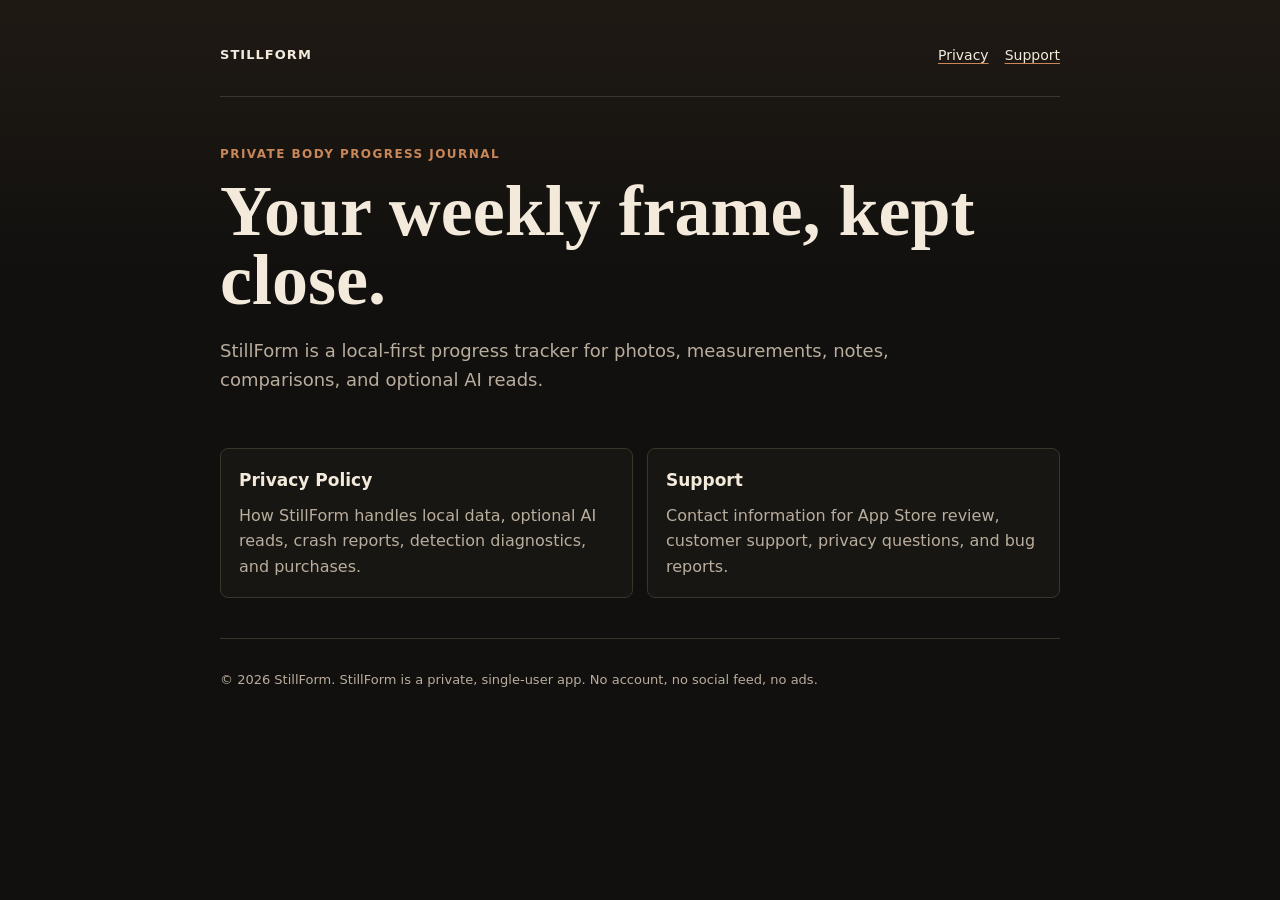
<file: index.html>
<!doctype html>
<html lang="en">
<head>
  <meta charset="utf-8">
  <meta name="viewport" content="width=device-width, initial-scale=1">
  <title>StillForm</title>
  <meta name="description" content="Privacy and support information for StillForm.">
  <link rel="stylesheet" href="site.css">
</head>
<body>
  <main class="page">
    <nav class="nav" aria-label="StillForm">
      <a class="brand" href="./">StillForm</a>
      <div class="nav-links">
        <a href="privacy-policy.html">Privacy</a>
        <a href="support.html">Support</a>
      </div>
    </nav>

    <header class="hero">
      <p class="eyebrow">Private body progress journal</p>
      <h1>Your weekly frame, kept close.</h1>
      <p class="lede">
        StillForm is a local-first progress tracker for photos, measurements, notes, comparisons,
        and optional AI reads.
      </p>
    </header>

    <section class="cards" aria-label="Site links">
      <a class="card" href="privacy-policy.html">
        <strong>Privacy Policy</strong>
        <span>How StillForm handles local data, optional AI reads, crash reports, detection diagnostics, and purchases.</span>
      </a>
      <a class="card" href="support.html">
        <strong>Support</strong>
        <span>Contact information for App Store review, customer support, privacy questions, and bug reports.</span>
      </a>
    </section>

    <footer class="footer">
      <p>© 2026 StillForm. StillForm is a private, single-user app. No account, no social feed, no ads.</p>
    </footer>
  </main>
</body>
</html>
</file>
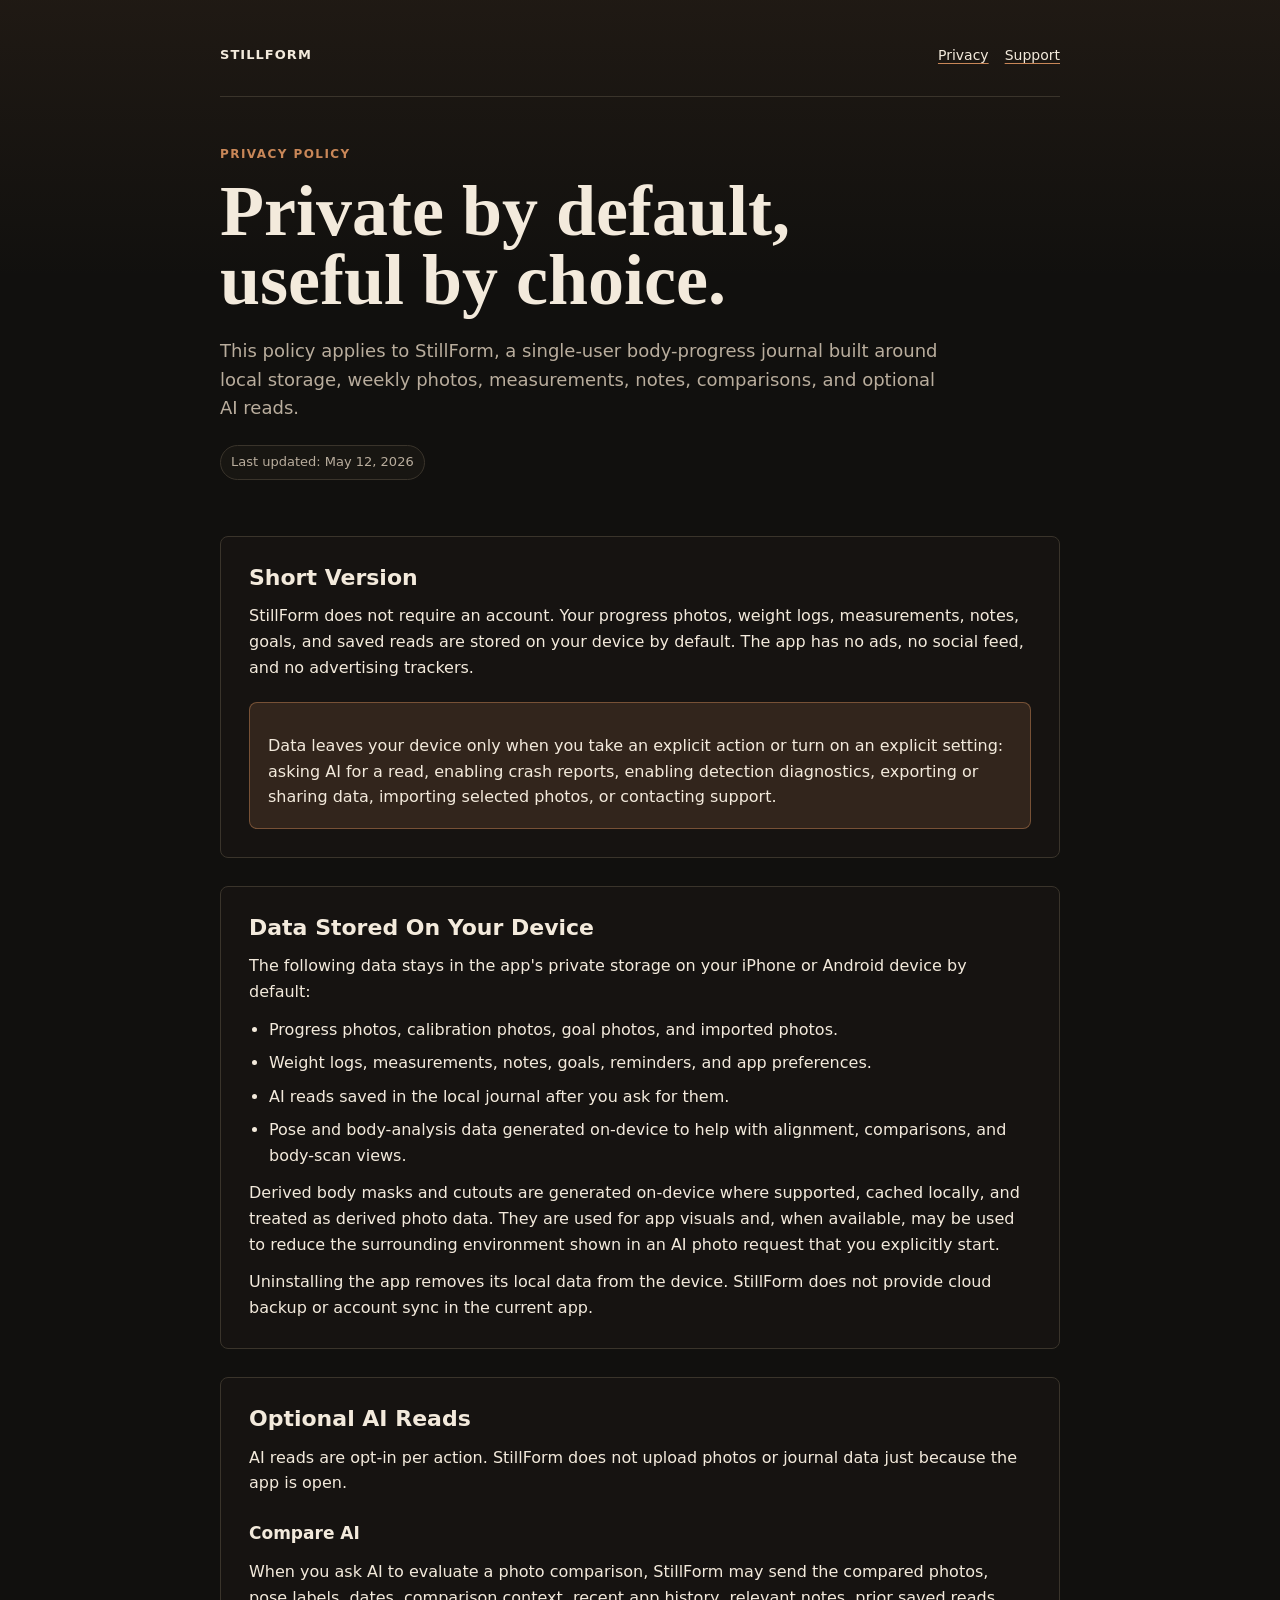
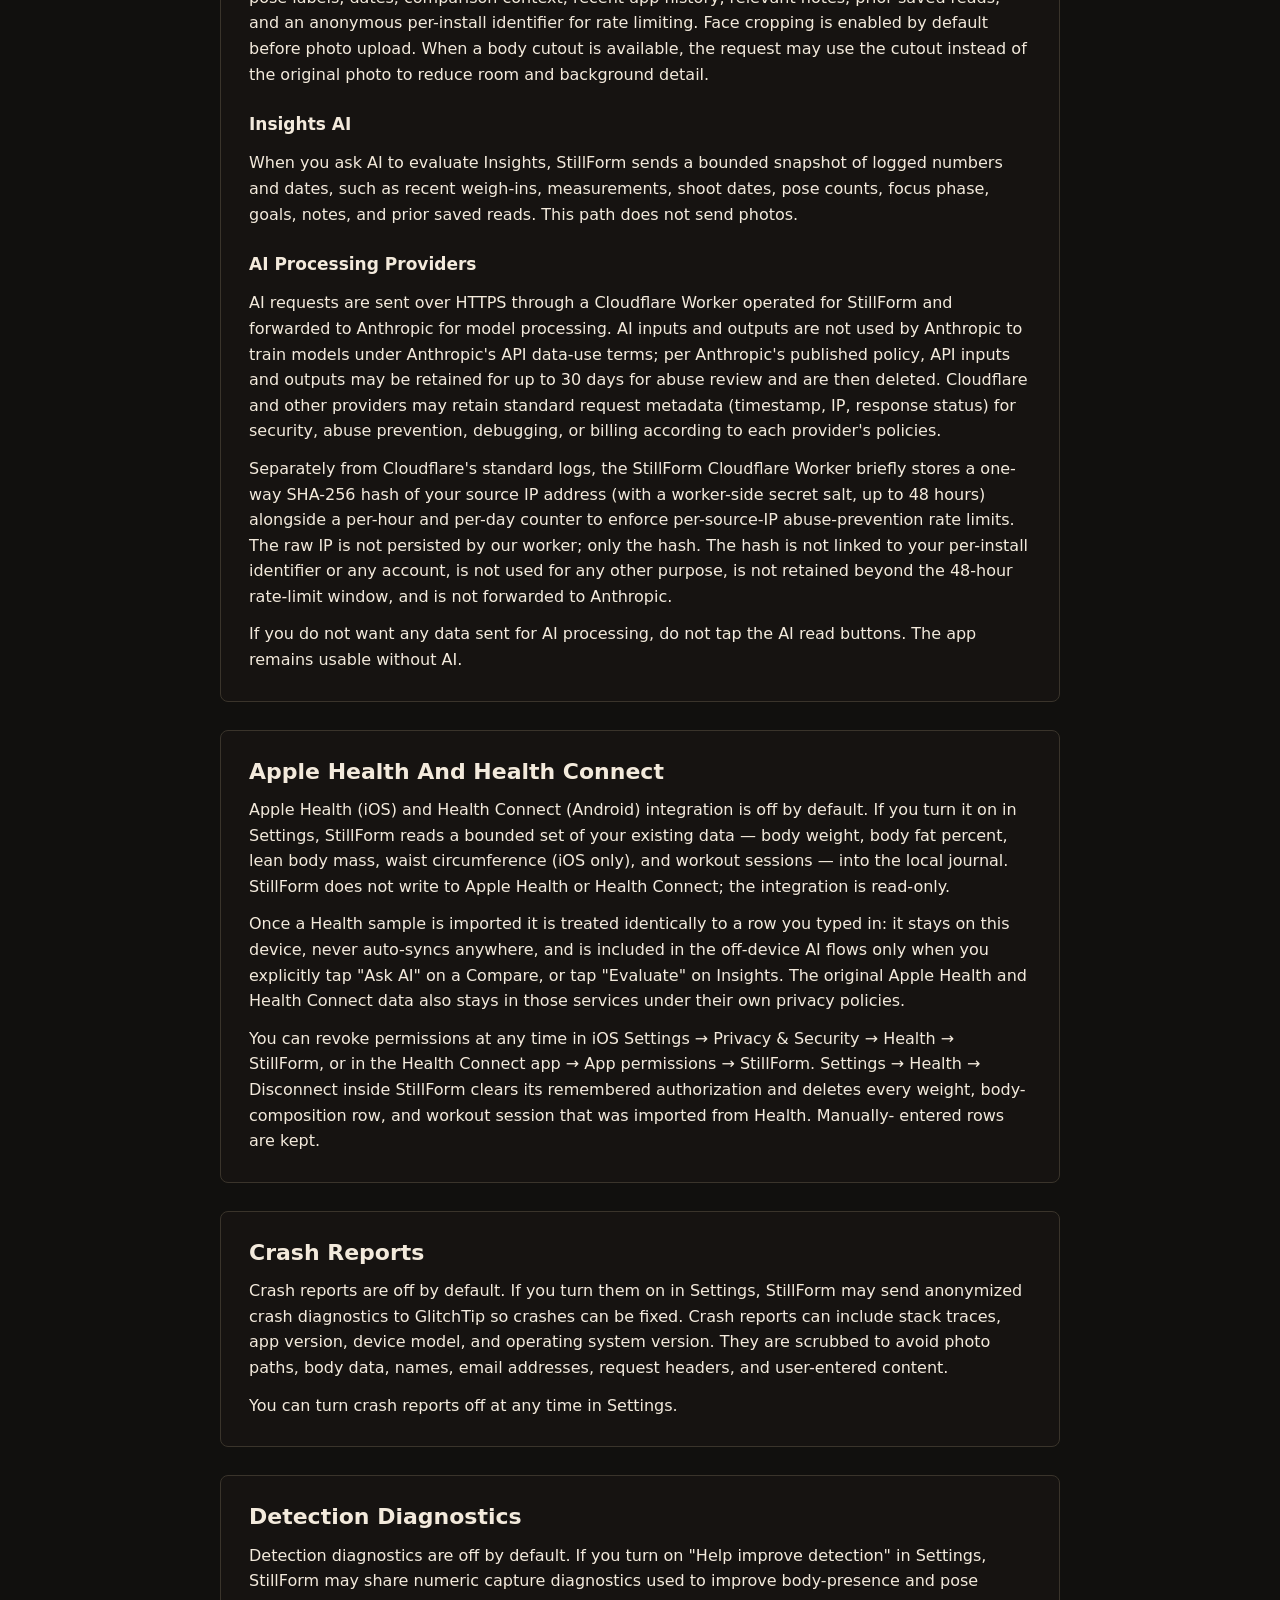
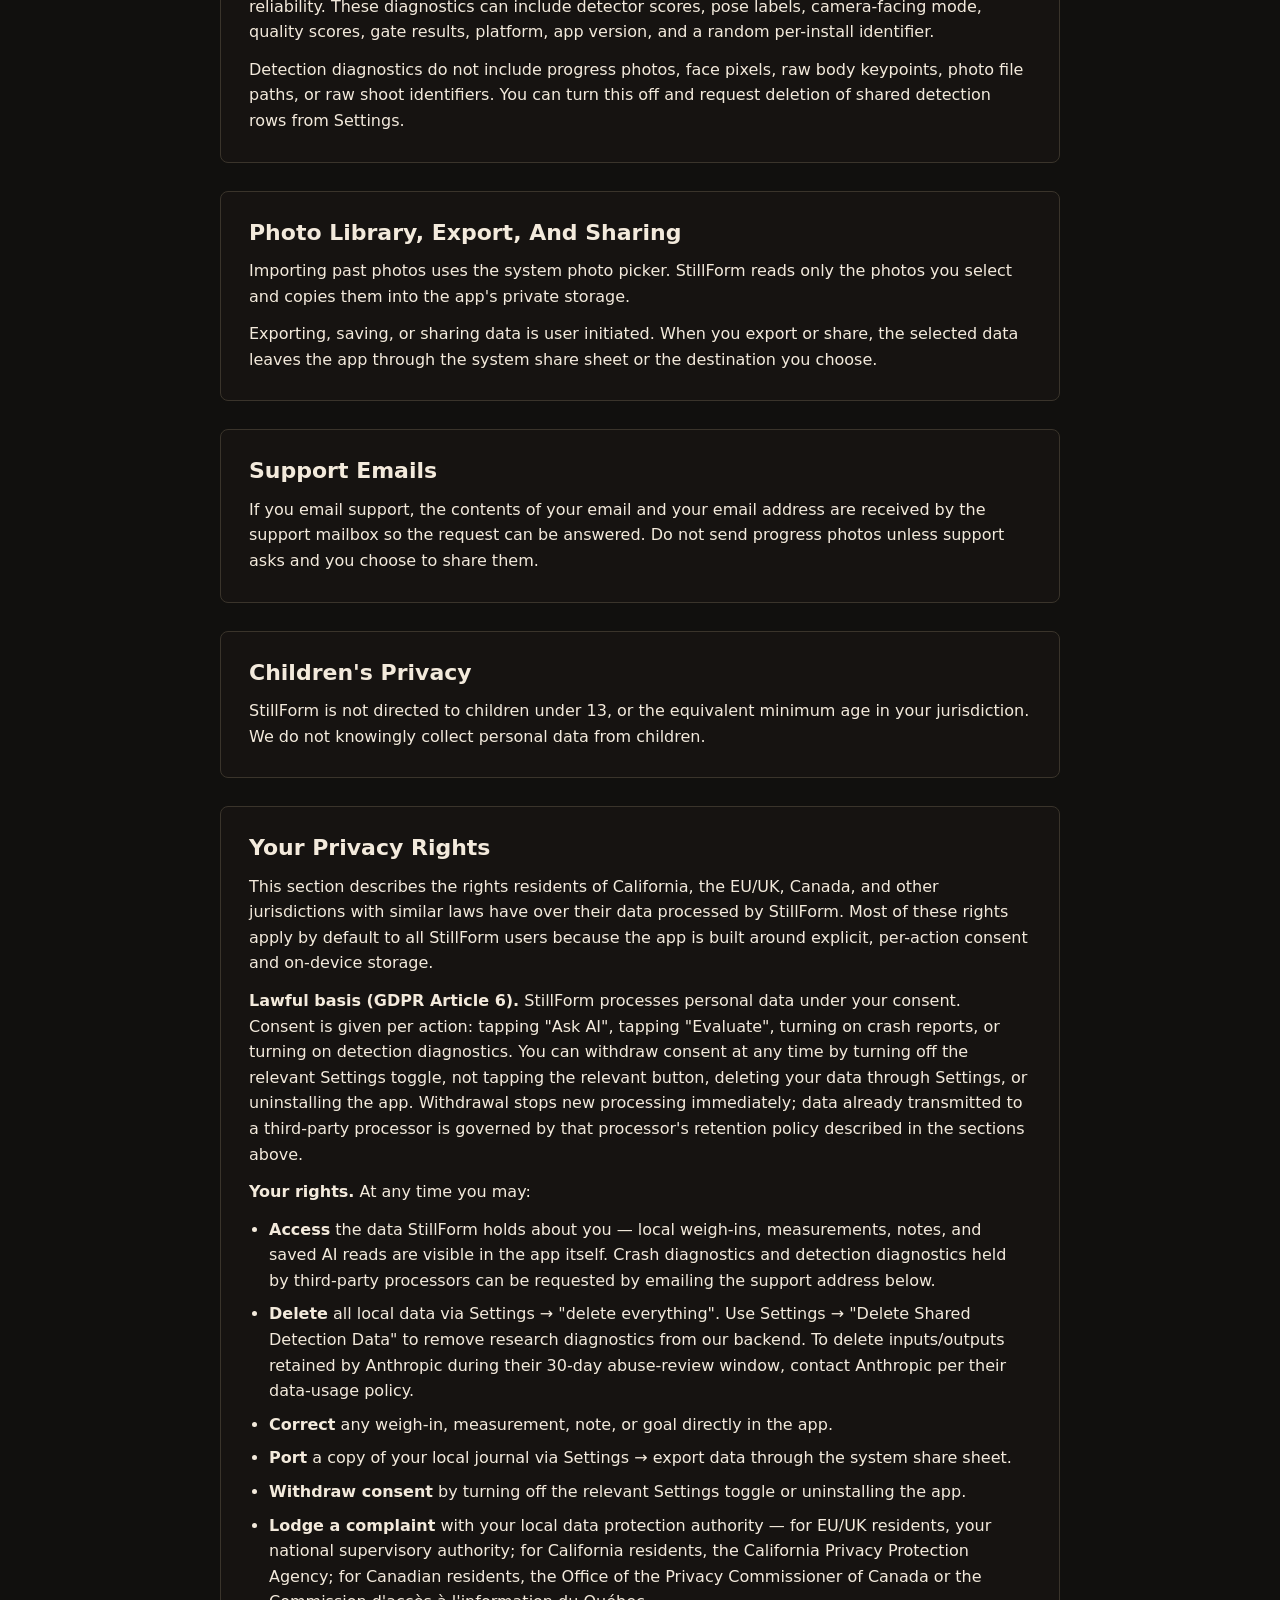
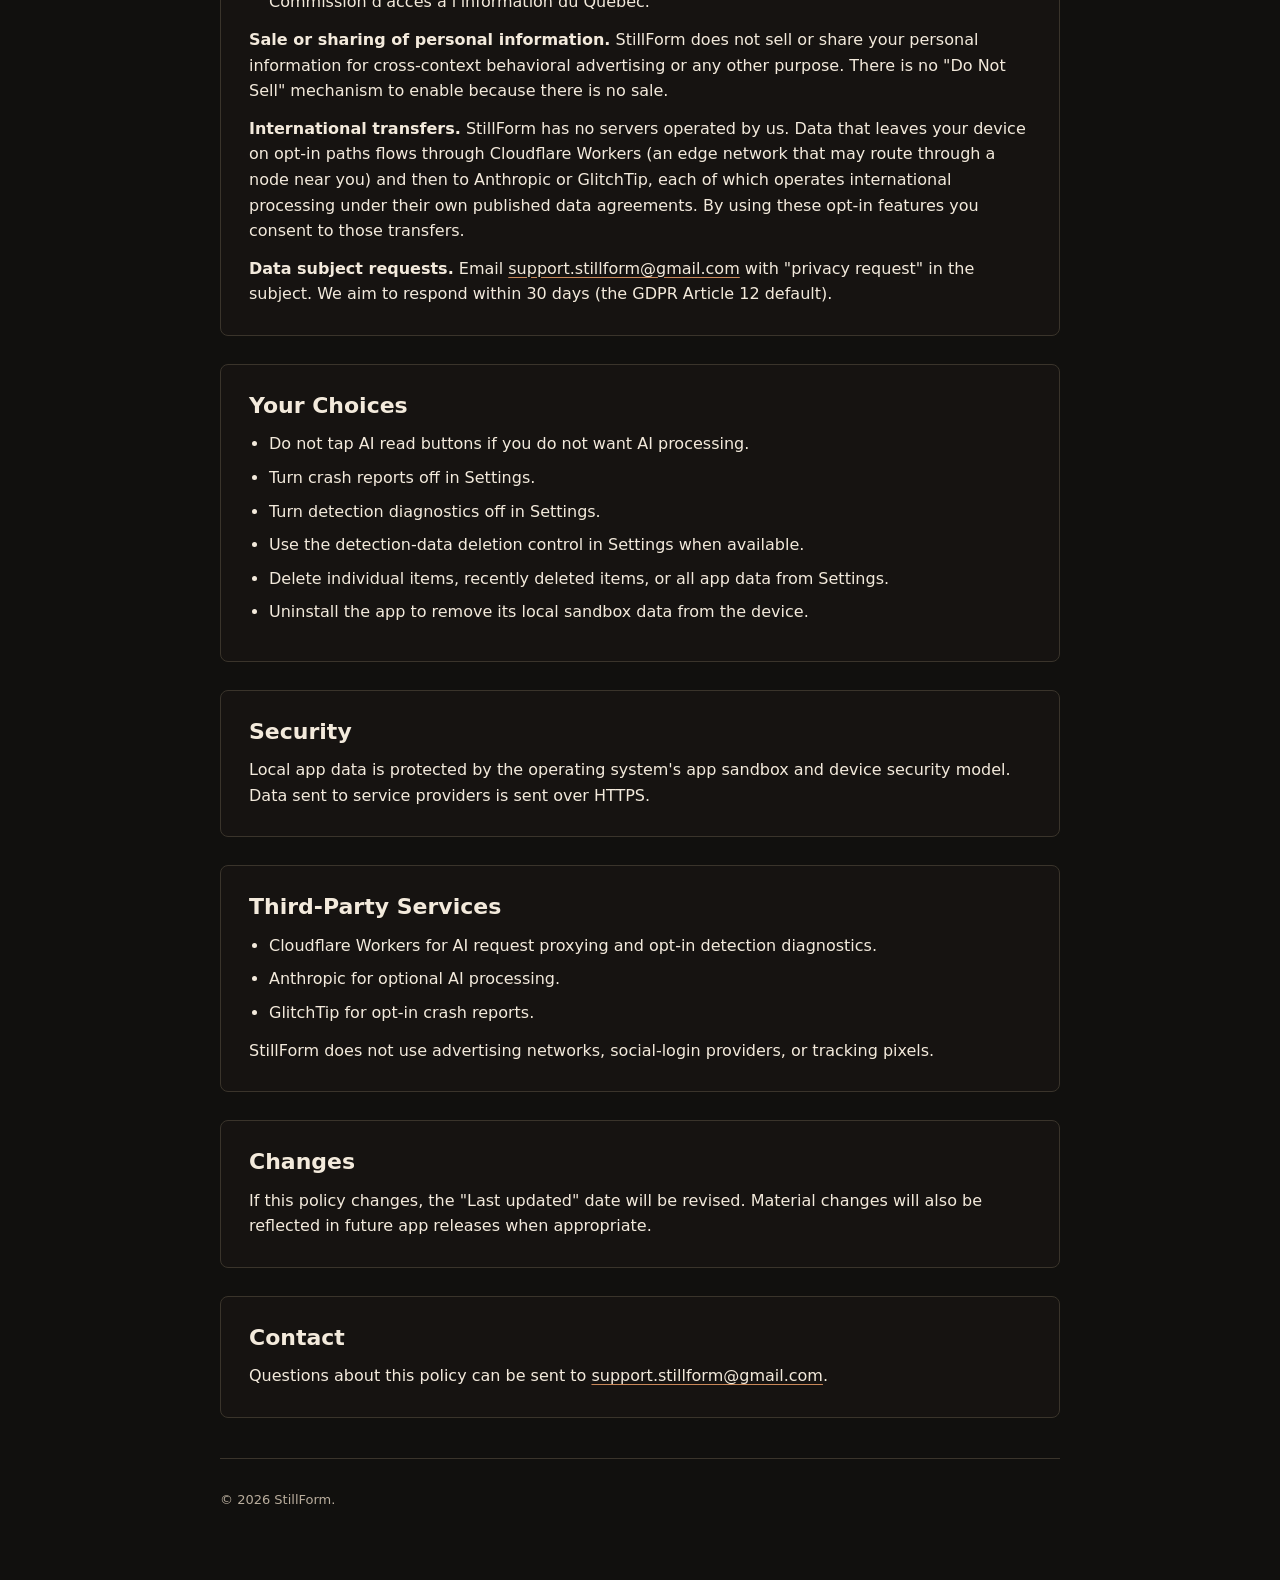
<file: privacy-policy.html>
<!doctype html>
<html lang="en">
<head>
  <meta charset="utf-8">
  <meta name="viewport" content="width=device-width, initial-scale=1">
  <title>StillForm Privacy Policy</title>
  <meta name="description" content="Privacy policy for StillForm, a local-first body-progress journal.">
  <link rel="stylesheet" href="site.css">
</head>
<body>
  <main class="page">
    <nav class="nav" aria-label="StillForm">
      <a class="brand" href="./">StillForm</a>
      <div class="nav-links">
        <a href="privacy-policy.html">Privacy</a>
        <a href="support.html">Support</a>
      </div>
    </nav>

    <header class="hero">
      <p class="eyebrow">Privacy Policy</p>
      <h1>Private by default, useful by choice.</h1>
      <p class="lede">
        This policy applies to StillForm, a single-user body-progress journal built around local storage,
        weekly photos, measurements, notes, comparisons, and optional AI reads.
      </p>
      <span class="updated">Last updated: May 12, 2026</span>
    </header>

    <section class="section">
      <h2>Short Version</h2>
      <p>
        StillForm does not require an account. Your progress photos, weight logs, measurements, notes,
        goals, and saved reads are stored on your device by default. The app has no ads, no social feed,
        and no advertising trackers.
      </p>
      <div class="callout">
        <p>
          Data leaves your device only when you take an explicit action or turn on an explicit setting:
          asking AI for a read, enabling crash reports, enabling detection
          diagnostics, exporting or sharing data, importing selected photos, or contacting support.
        </p>
      </div>
    </section>

    <section class="section">
      <h2>Data Stored On Your Device</h2>
      <p>The following data stays in the app's private storage on your iPhone or Android device by default:</p>
      <ul>
        <li>Progress photos, calibration photos, goal photos, and imported photos.</li>
        <li>Weight logs, measurements, notes, goals, reminders, and app preferences.</li>
        <li>AI reads saved in the local journal after you ask for them.</li>
        <li>Pose and body-analysis data generated on-device to help with alignment, comparisons, and body-scan views.</li>
      </ul>
      <p>
        Derived body masks and cutouts are generated on-device where supported, cached locally, and treated
        as derived photo data. They are used for app visuals and, when available, may be used to reduce the
        surrounding environment shown in an AI photo request that you explicitly start.
      </p>
      <p>
        Uninstalling the app removes its local data from the device. StillForm does not provide cloud backup
        or account sync in the current app.
      </p>
    </section>

    <section class="section">
      <h2>Optional AI Reads</h2>
      <p>
        AI reads are opt-in per action. StillForm does not upload photos or journal data just because the app
        is open.
      </p>
      <h3>Compare AI</h3>
      <p>
        When you ask AI to evaluate a photo comparison, StillForm may send the compared photos, pose labels,
        dates, comparison context, recent app history, relevant notes, prior saved reads, and an anonymous
        per-install identifier for rate limiting. Face cropping is enabled by default before photo upload.
        When a body cutout is available, the request may use the cutout instead of the original photo to
        reduce room and background detail.
      </p>
      <h3>Insights AI</h3>
      <p>
        When you ask AI to evaluate Insights, StillForm sends a bounded snapshot of logged numbers and dates,
        such as recent weigh-ins, measurements, shoot dates, pose counts, focus phase, goals, notes, and prior
        saved reads. This path does not send photos.
      </p>
      <h3>AI Processing Providers</h3>
      <p>
        AI requests are sent over HTTPS through a Cloudflare Worker operated for StillForm and forwarded to
        Anthropic for model processing. AI inputs and outputs are not used by Anthropic to train models under
        Anthropic's API data-use terms; per Anthropic's published policy, API inputs and outputs may be
        retained for up to 30 days for abuse review and are then deleted. Cloudflare and other providers may
        retain standard request metadata (timestamp, IP, response status) for security, abuse prevention,
        debugging, or billing according to each provider's policies.
      </p>
      <p>
        Separately from Cloudflare's standard logs, the StillForm Cloudflare Worker briefly stores a one-way
        SHA-256 hash of your source IP address (with a worker-side secret salt, up to 48 hours) alongside a
        per-hour and per-day counter to enforce per-source-IP abuse-prevention rate limits. The raw IP is not
        persisted by our worker; only the hash. The hash is not linked to your per-install identifier or any
        account, is not used for any other purpose, is not retained beyond the 48-hour rate-limit window, and is
        not forwarded to Anthropic.
      </p>
      <p>
        If you do not want any data sent for AI processing, do not tap the AI
        read buttons. The app remains usable without AI.
      </p>
    </section>

    <section class="section">
      <h2>Apple Health And Health Connect</h2>
      <p>
        Apple Health (iOS) and Health Connect (Android) integration is off by default. If you turn it on in
        Settings, StillForm reads a bounded set of your existing data &mdash; body weight, body fat percent,
        lean body mass, waist circumference (iOS only), and workout sessions &mdash; into the local journal.
        StillForm does not write to Apple Health or Health Connect; the integration is read-only.
      </p>
      <p>
        Once a Health sample is imported it is treated identically to a row you typed in: it stays on this
        device, never auto-syncs anywhere, and is included in the off-device AI flows only when you explicitly
        tap "Ask AI" on a Compare, or tap "Evaluate" on Insights. The original
        Apple Health and Health Connect data also stays in those services under their own privacy policies.
      </p>
      <p>
        You can revoke permissions at any time in iOS Settings &rarr; Privacy &amp; Security &rarr; Health
        &rarr; StillForm, or in the Health Connect app &rarr; App permissions &rarr; StillForm. Settings
        &rarr; Health &rarr; Disconnect inside StillForm clears its remembered authorization and deletes
        every weight, body-composition row, and workout session that was imported from Health. Manually-
        entered rows are kept.
      </p>
    </section>

    <section class="section">
      <h2>Crash Reports</h2>
      <p>
        Crash reports are off by default. If you turn them on in Settings, StillForm may send anonymized crash
        diagnostics to GlitchTip so crashes can be fixed. Crash reports can include stack traces, app version,
        device model, and operating system version. They are scrubbed to avoid photo paths, body data, names,
        email addresses, request headers, and user-entered content.
      </p>
      <p>You can turn crash reports off at any time in Settings.</p>
    </section>

    <section class="section">
      <h2>Detection Diagnostics</h2>
      <p>
        Detection diagnostics are off by default. If you turn on "Help improve detection" in Settings,
        StillForm may share numeric capture diagnostics used to improve body-presence and pose reliability.
        These diagnostics can include detector scores, pose labels, camera-facing mode, quality scores,
        gate results, platform, app version, and a random per-install identifier.
      </p>
      <p>
        Detection diagnostics do not include progress photos, face pixels, raw body keypoints, photo file
        paths, or raw shoot identifiers. You can turn this off and request deletion of shared detection rows
        from Settings.
      </p>
    </section>

    <section class="section">
      <h2>Photo Library, Export, And Sharing</h2>
      <p>
        Importing past photos uses the system photo picker. StillForm reads only the photos you select and
        copies them into the app's private storage.
      </p>
      <p>
        Exporting, saving, or sharing data is user initiated. When you export or share, the selected data
        leaves the app through the system share sheet or the destination you choose.
      </p>
    </section>

    <section class="section">
      <h2>Support Emails</h2>
      <p>
        If you email support, the contents of your email and your email address are received by the support
        mailbox so the request can be answered. Do not send progress photos unless support asks and you choose
        to share them.
      </p>
    </section>

    <section class="section">
      <h2>Children's Privacy</h2>
      <p>
        StillForm is not directed to children under 13, or the equivalent minimum age in your jurisdiction.
        We do not knowingly collect personal data from children.
      </p>
    </section>

    <section class="section">
      <h2>Your Privacy Rights</h2>
      <p>
        This section describes the rights residents of California, the EU/UK, Canada, and other
        jurisdictions with similar laws have over their data processed by StillForm. Most of these
        rights apply by default to all StillForm users because the app is built around explicit,
        per-action consent and on-device storage.
      </p>
      <p>
        <strong>Lawful basis (GDPR Article 6).</strong> StillForm processes personal data under your
        consent. Consent is given per action: tapping "Ask AI",
        tapping "Evaluate", turning on crash reports, or turning on detection diagnostics.
        You can withdraw consent at any time by turning off the relevant Settings toggle, not
        tapping the relevant button, deleting your data through Settings, or uninstalling the app.
        Withdrawal stops new processing immediately; data already transmitted to a third-party
        processor is governed by that processor's retention policy described in the sections above.
      </p>
      <p><strong>Your rights.</strong> At any time you may:</p>
      <ul>
        <li><strong>Access</strong> the data StillForm holds about you — local weigh-ins,
        measurements, notes, and saved AI reads are visible in the app itself. Crash diagnostics
        and detection diagnostics held by third-party processors can be
        requested by emailing the support address below.</li>
        <li><strong>Delete</strong> all local data via Settings → "delete everything". Use Settings
        → "Delete Shared Detection Data" to remove research diagnostics from our backend. To
        delete inputs/outputs retained by Anthropic during their 30-day abuse-review window,
        contact Anthropic per their data-usage policy.</li>
        <li><strong>Correct</strong> any weigh-in, measurement, note, or goal directly in the app.</li>
        <li><strong>Port</strong> a copy of your local journal via Settings → export data through
        the system share sheet.</li>
        <li><strong>Withdraw consent</strong> by turning off the relevant Settings toggle or
        uninstalling the app.</li>
        <li><strong>Lodge a complaint</strong> with your local data protection authority — for
        EU/UK residents, your national supervisory authority; for California residents, the
        California Privacy Protection Agency; for Canadian residents, the Office of the Privacy
        Commissioner of Canada or the Commission d'accès à l'information du Québec.</li>
      </ul>
      <p>
        <strong>Sale or sharing of personal information.</strong> StillForm does not sell or share
        your personal information for cross-context behavioral advertising or any other purpose.
        There is no "Do Not Sell" mechanism to enable because there is no sale.
      </p>
      <p>
        <strong>International transfers.</strong> StillForm has no servers operated by us. Data
        that leaves your device on opt-in paths flows through Cloudflare Workers (an edge network
        that may route through a node near you) and then to Anthropic or GlitchTip,
        each of which operates international processing under their own published data agreements.
        By using these opt-in features you consent to those transfers.
      </p>
      <p>
        <strong>Data subject requests.</strong> Email
        <a href="mailto:support.stillform@gmail.com">support.stillform@gmail.com</a> with "privacy
        request" in the subject. We aim to respond within 30 days (the GDPR Article 12 default).
      </p>
    </section>

    <section class="section">
      <h2>Your Choices</h2>
      <ul>
        <li>Do not tap AI read buttons if you do not want AI processing.</li>
        <li>Turn crash reports off in Settings.</li>
        <li>Turn detection diagnostics off in Settings.</li>
        <li>Use the detection-data deletion control in Settings when available.</li>
        <li>Delete individual items, recently deleted items, or all app data from Settings.</li>
        <li>Uninstall the app to remove its local sandbox data from the device.</li>
      </ul>
    </section>

    <section class="section">
      <h2>Security</h2>
      <p>
        Local app data is protected by the operating system's app sandbox and device security model. Data
        sent to service providers is sent over HTTPS.
      </p>
    </section>

    <section class="section">
      <h2>Third-Party Services</h2>
      <ul>
        <li>Cloudflare Workers for AI request proxying and opt-in detection diagnostics.</li>
        <li>Anthropic for optional AI processing.</li>
        <li>GlitchTip for opt-in crash reports.</li>
      </ul>
      <p>
        StillForm does not use advertising networks, social-login providers, or tracking pixels.
      </p>
    </section>

    <section class="section">
      <h2>Changes</h2>
      <p>
        If this policy changes, the "Last updated" date will be revised. Material changes will also be
        reflected in future app releases when appropriate.
      </p>
    </section>

    <section class="section">
      <h2>Contact</h2>
      <p>
        Questions about this policy can be sent to <a href="mailto:support.stillform@gmail.com">support.stillform@gmail.com</a>.
      </p>
    </section>

    <footer class="footer">
      <p>© 2026 StillForm.</p>
    </footer>
  </main>
</body>
</html>
</file>
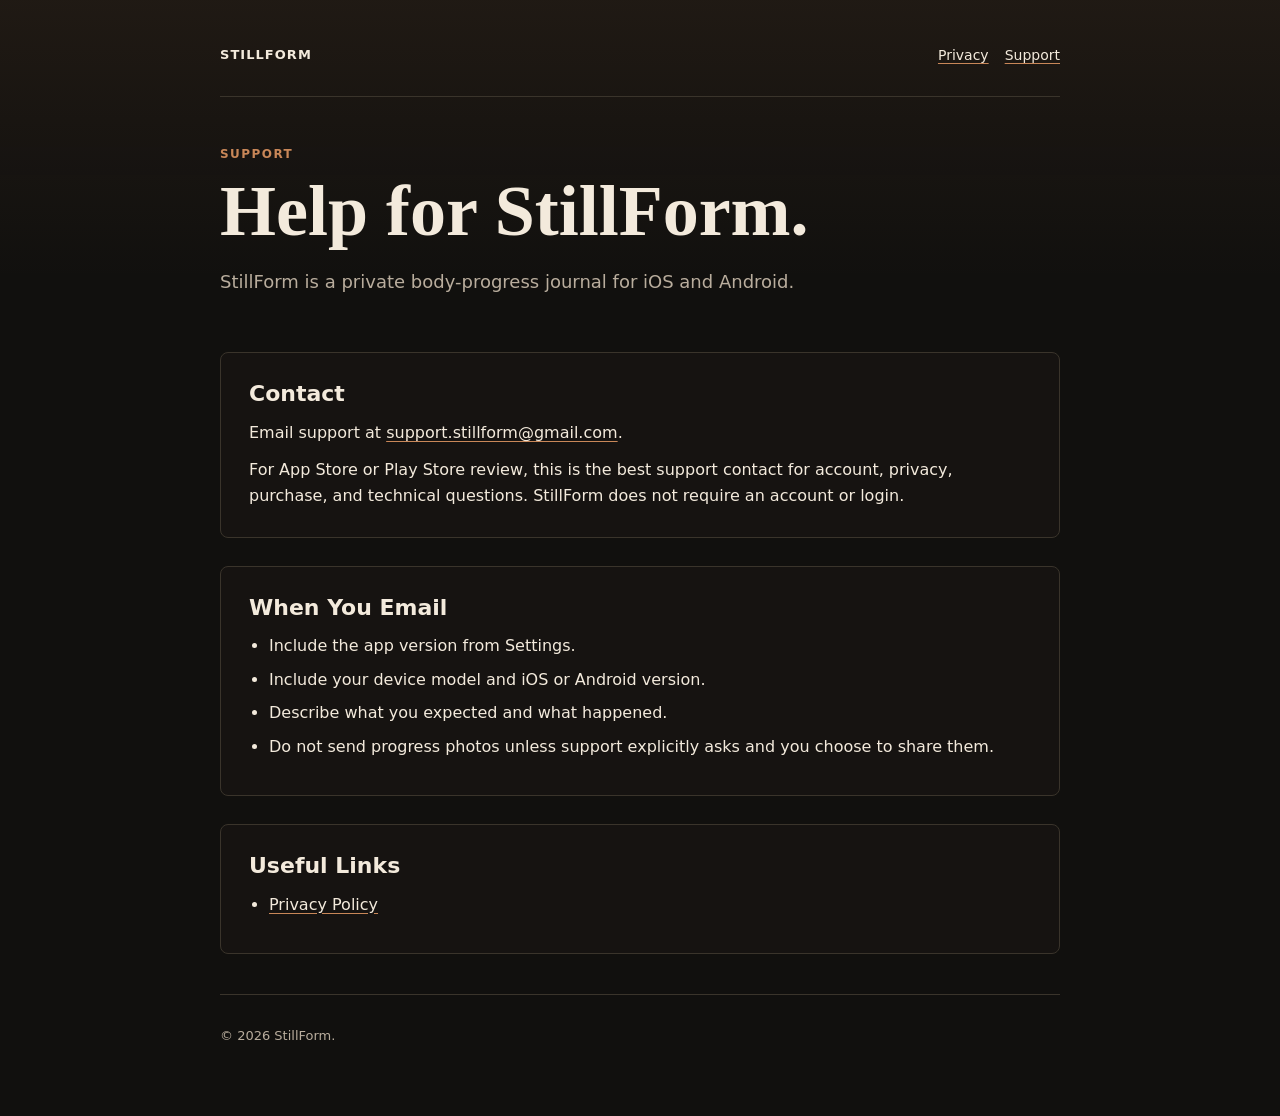
<file: support.html>
<!doctype html>
<html lang="en">
<head>
  <meta charset="utf-8">
  <meta name="viewport" content="width=device-width, initial-scale=1">
  <title>StillForm Support</title>
  <meta name="description" content="Support information for StillForm.">
  <link rel="stylesheet" href="site.css">
</head>
<body>
  <main class="page">
    <nav class="nav" aria-label="StillForm">
      <a class="brand" href="./">StillForm</a>
      <div class="nav-links">
        <a href="privacy-policy.html">Privacy</a>
        <a href="support.html">Support</a>
      </div>
    </nav>

    <header class="hero">
      <p class="eyebrow">Support</p>
      <h1>Help for StillForm.</h1>
      <p class="lede">
        StillForm is a private body-progress journal for iOS and Android.
      </p>
    </header>

    <section class="section">
      <h2>Contact</h2>
      <p>
        Email support at <a href="mailto:support.stillform@gmail.com">support.stillform@gmail.com</a>.
      </p>
      <p>
        For App Store or Play Store review, this is the best support contact for account, privacy, purchase,
        and technical questions. StillForm does not require an account or login.
      </p>
    </section>

    <section class="section">
      <h2>When You Email</h2>
      <ul>
        <li>Include the app version from Settings.</li>
        <li>Include your device model and iOS or Android version.</li>
        <li>Describe what you expected and what happened.</li>
        <li>Do not send progress photos unless support explicitly asks and you choose to share them.</li>
      </ul>
    </section>

    <section class="section">
      <h2>Useful Links</h2>
      <ul>
        <li><a href="privacy-policy.html">Privacy Policy</a></li>
      </ul>
    </section>

    <footer class="footer">
      <p>© 2026 StillForm.</p>
    </footer>
  </main>
</body>
</html>
</file>
<file: site.css>
:root {
  color-scheme: dark;
  --bg: #11100e;
  --surface: #181612;
  --surface-2: #201d18;
  --ink: #f3eadc;
  --muted: #b9ad9d;
  --line: #3a342b;
  --copper: #c98758;
  --copper-soft: rgba(201, 135, 88, 0.16);
  --max: 840px;
}

* {
  box-sizing: border-box;
}

html {
  background: var(--bg);
}

body {
  margin: 0;
  min-height: 100vh;
  background:
    linear-gradient(180deg, rgba(201, 135, 88, 0.08), transparent 280px),
    var(--bg);
  color: var(--ink);
  font-family: Inter, ui-sans-serif, system-ui, -apple-system, BlinkMacSystemFont, "Segoe UI", sans-serif;
  line-height: 1.6;
}

a {
  color: var(--ink);
  text-decoration-color: var(--copper);
  text-underline-offset: 3px;
}

a:hover {
  color: var(--copper);
}

.page {
  width: min(var(--max), calc(100% - 32px));
  margin: 0 auto;
  padding: 28px 0 56px;
}

.nav {
  display: flex;
  align-items: center;
  justify-content: space-between;
  gap: 18px;
  padding: 16px 0 30px;
  border-bottom: 1px solid var(--line);
}

.brand {
  color: var(--ink);
  font-size: 13px;
  font-weight: 700;
  letter-spacing: 0.08em;
  text-transform: uppercase;
  text-decoration: none;
}

.nav-links {
  display: flex;
  gap: 16px;
  color: var(--muted);
  font-size: 14px;
}

.hero {
  padding: 48px 0 28px;
}

.eyebrow {
  margin: 0 0 12px;
  color: var(--copper);
  font-size: 12px;
  font-weight: 700;
  letter-spacing: 0.12em;
  text-transform: uppercase;
}

h1 {
  margin: 0;
  max-width: 760px;
  font-family: Georgia, "Times New Roman", serif;
  font-size: clamp(42px, 8vw, 72px);
  line-height: 0.96;
  letter-spacing: 0;
}

.lede {
  max-width: 720px;
  margin: 22px 0 0;
  color: var(--muted);
  font-size: 18px;
}

.updated {
  display: inline-flex;
  margin-top: 22px;
  padding: 6px 10px;
  border: 1px solid var(--line);
  border-radius: 999px;
  background: var(--surface);
  color: var(--muted);
  font-size: 13px;
}

.section {
  margin-top: 28px;
  padding: 28px;
  border: 1px solid var(--line);
  border-radius: 8px;
  background: rgba(24, 22, 18, 0.72);
}

.section h2 {
  margin: 0 0 12px;
  color: var(--ink);
  font-size: 22px;
  line-height: 1.2;
}

.section h3 {
  margin: 24px 0 8px;
  color: var(--ink);
  font-size: 17px;
}

.section p {
  margin: 12px 0 0;
}

.section ul {
  margin: 12px 0 0;
  padding-left: 20px;
}

.section li {
  margin: 8px 0;
}

.callout {
  margin-top: 22px;
  padding: 18px;
  border: 1px solid rgba(201, 135, 88, 0.45);
  border-radius: 8px;
  background: var(--copper-soft);
}

.cards {
  display: grid;
  grid-template-columns: repeat(auto-fit, minmax(220px, 1fr));
  gap: 14px;
  margin-top: 26px;
}

.card {
  display: block;
  min-height: 150px;
  padding: 18px;
  border: 1px solid var(--line);
  border-radius: 8px;
  background: var(--surface);
  text-decoration: none;
}

.card strong {
  display: block;
  margin-bottom: 8px;
  color: var(--ink);
  font-size: 17px;
}

.card span {
  color: var(--muted);
}

.footer {
  margin-top: 40px;
  padding-top: 18px;
  border-top: 1px solid var(--line);
  color: var(--muted);
  font-size: 13px;
}

@media (max-width: 640px) {
  .nav {
    align-items: flex-start;
    flex-direction: column;
  }

  .hero {
    padding-top: 34px;
  }

  .section {
    padding: 22px;
  }
}
</file>
